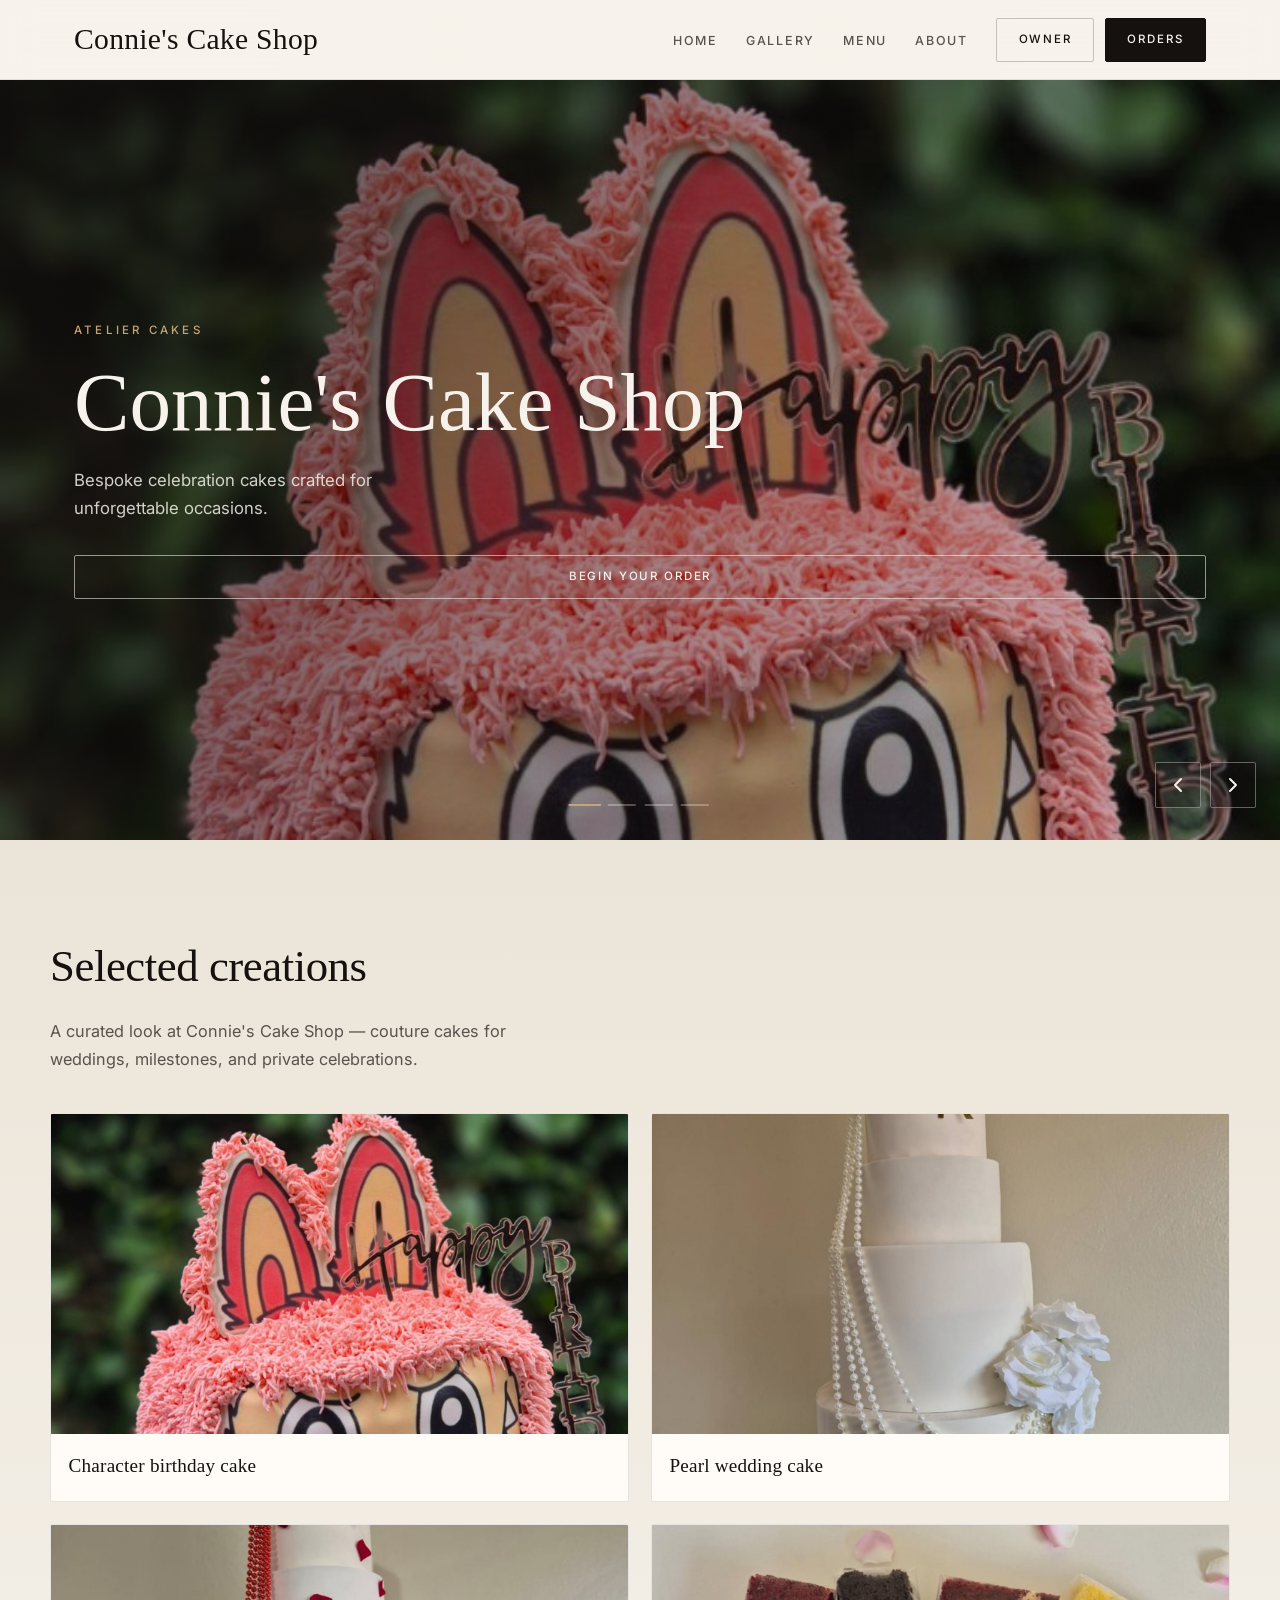
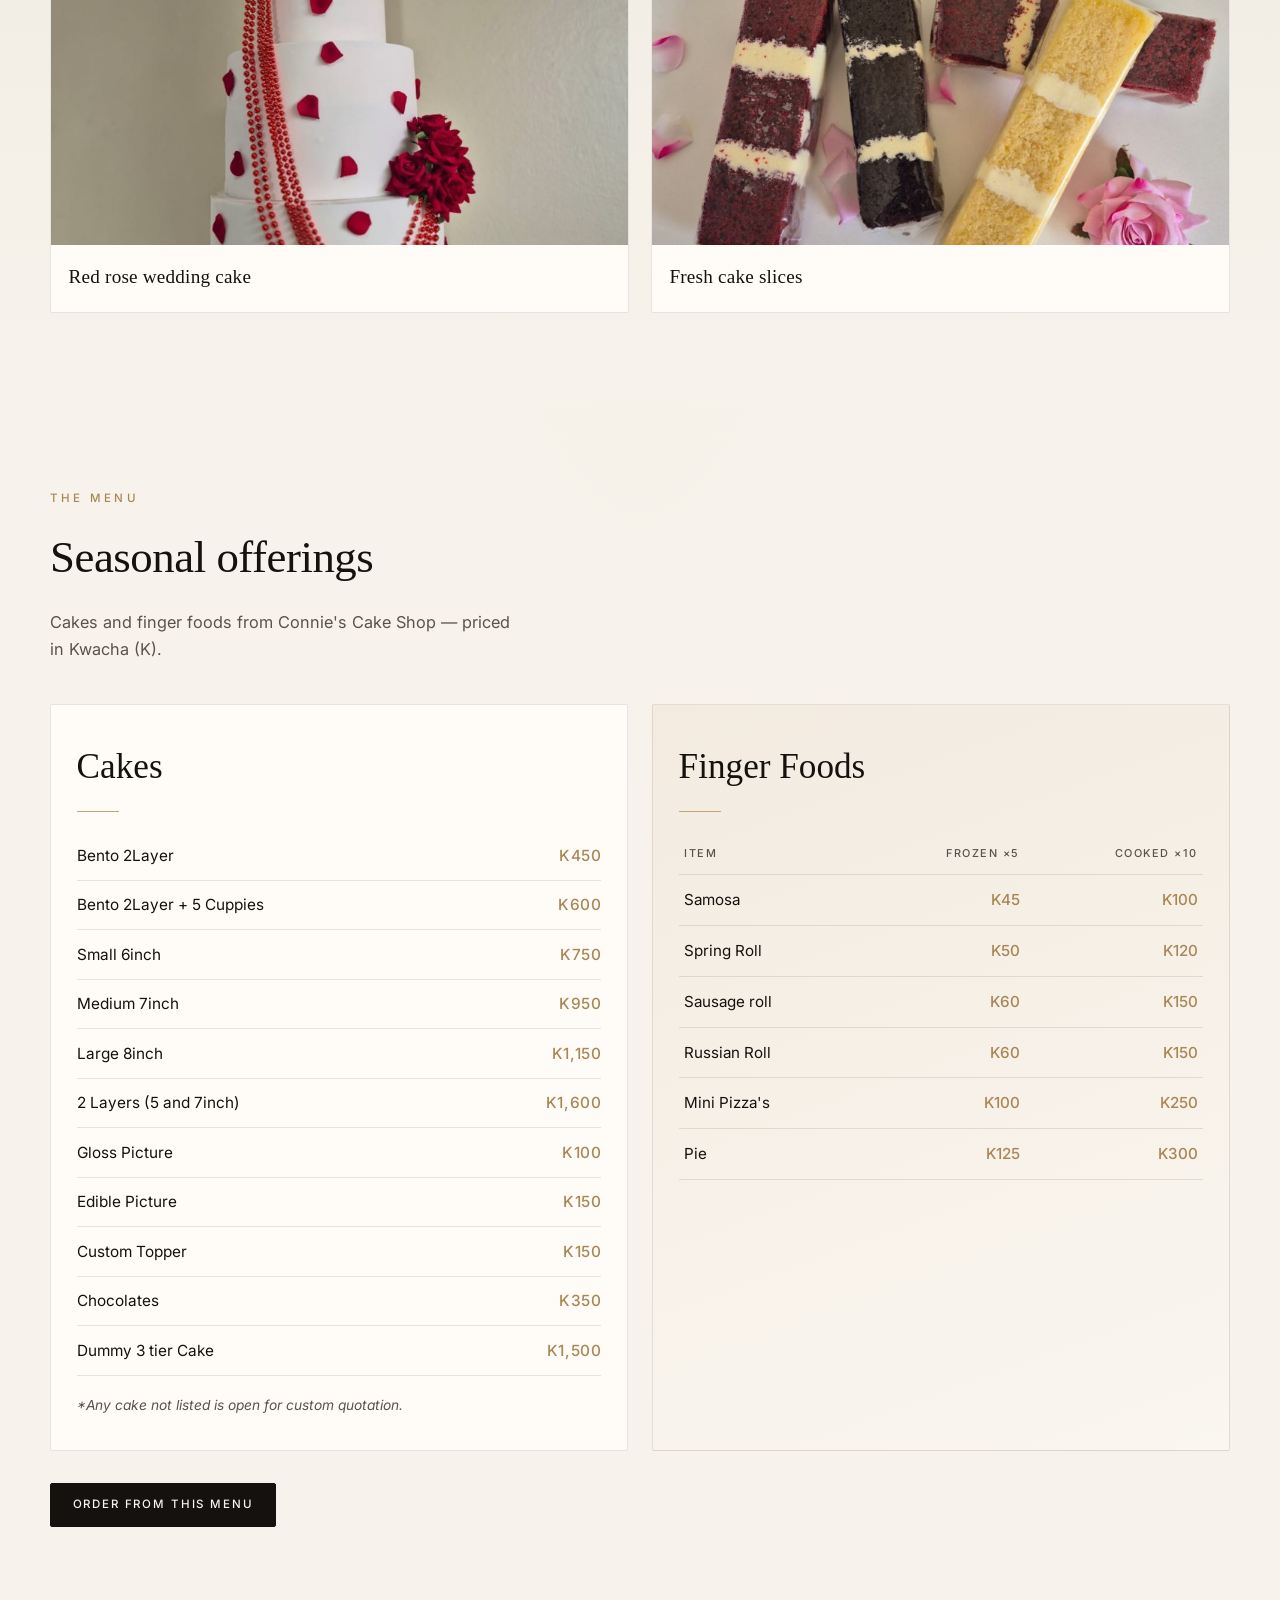
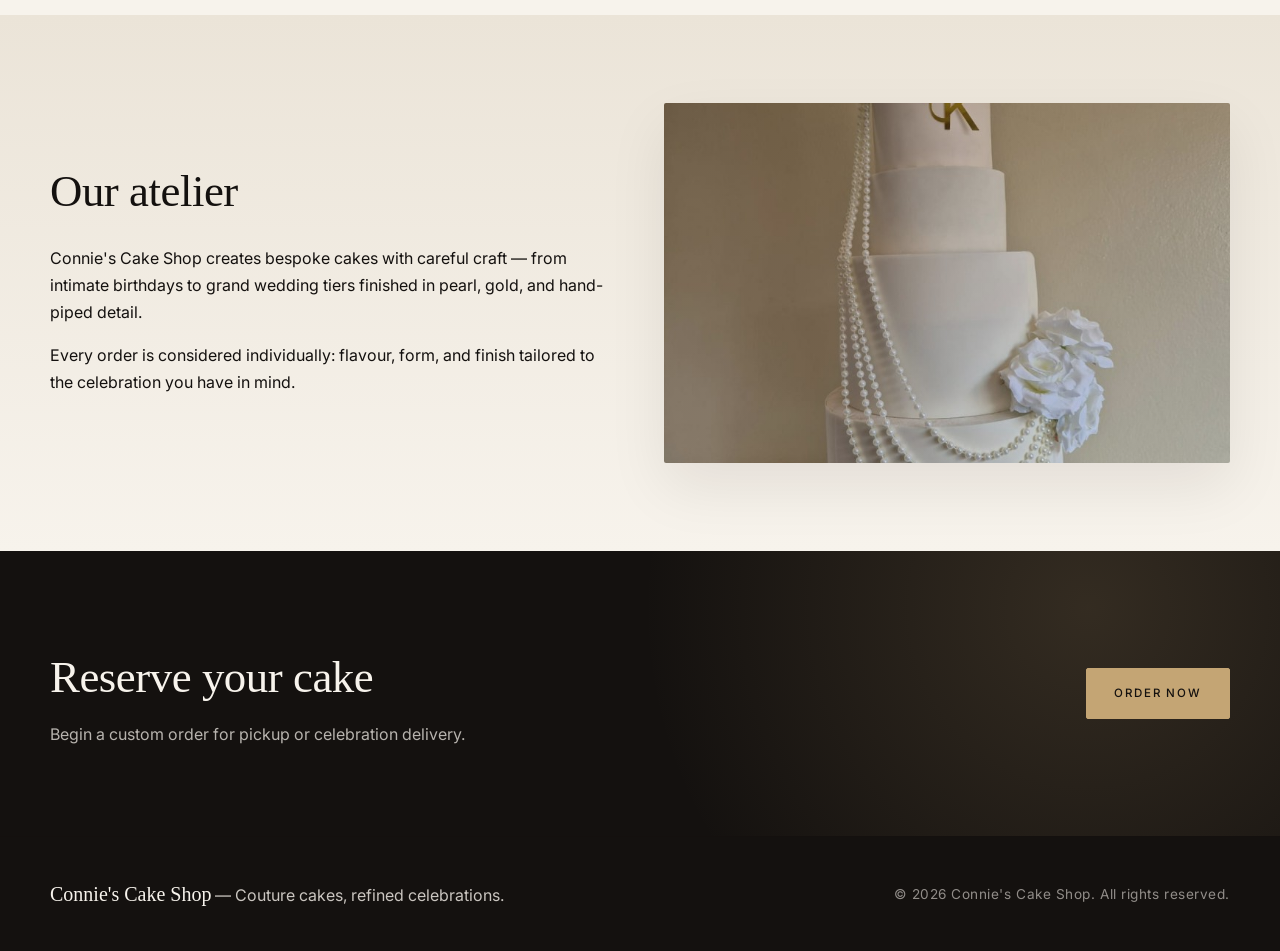
<file: index.html>
<!DOCTYPE html>
<html lang="en">
  <head>
    <meta charset="UTF-8" />
    <meta name="viewport" content="width=device-width, initial-scale=1.0" />
    <title>Connie's Cake Shop — Couture Cakes</title>
    <link rel="preconnect" href="https://fonts.googleapis.com" />
    <link rel="preconnect" href="https://fonts.gstatic.com" crossorigin />
    <link
      href="https://fonts.googleapis.com/css2?family=Inter:wght@400;500;600;700&display=swap"
      rel="stylesheet"
    />
    <link rel="stylesheet" href="styles.css" />
  </head>
  <body>
    <header class="site-header">
      <nav class="nav" aria-label="Main">
        <a class="logo" href="index.html">Connie's Cake Shop</a>
        <ul class="nav-links">
          <li><a href="#home">Home</a></li>
          <li><a href="#gallery">Gallery</a></li>
          <li><a href="#menu">Menu</a></li>
          <li><a href="#about">About</a></li>
        </ul>
        <div class="nav-actions">
          <a class="btn btn-ghost" href="owner.html">Owner</a>
          <a class="btn btn-primary" href="order.html">Orders</a>
        </div>
        <button
          class="nav-toggle"
          type="button"
          aria-expanded="false"
          aria-controls="nav-menu"
          aria-label="Open menu"
        >
          <span></span><span></span><span></span>
        </button>
      </nav>
    </header>

    <main id="home">
      <section class="hero" aria-label="Featured bakes">
        <div class="slideshow" data-slideshow>
          <div class="slide is-active" data-slide style="--slide-index: 0">
            <div class="slide-bg" style="background-image: url('images/monster-cake.png')"></div>
            <div class="slide-overlay"></div>
            <div class="slide-content">
              <p class="eyebrow">Atelier cakes</p>
              <h1 class="brand-title">Connie's Cake Shop</h1>
              <p class="lede">Bespoke celebration cakes crafted for unforgettable occasions.</p>
              <a class="btn btn-light" href="order.html">Begin your order</a>
            </div>
          </div>
          <div class="slide" data-slide style="--slide-index: 1">
            <div class="slide-bg" style="background-image: url('images/wedding-pearl-cake.png')"></div>
            <div class="slide-overlay"></div>
            <div class="slide-content">
              <p class="eyebrow">Wedding collection</p>
              <h1>Pearl &amp; ivory tiers</h1>
              <p class="lede">Refined finishes, soft florals, and monogram detailing.</p>
              <a class="btn btn-light" href="order.html">Design your cake</a>
            </div>
          </div>
          <div class="slide" data-slide style="--slide-index: 2">
            <div class="slide-bg" style="background-image: url('images/wedding-rose-cake.png')"></div>
            <div class="slide-overlay"></div>
            <div class="slide-content">
              <p class="eyebrow">Signature florals</p>
              <h1>Rouge roses &amp; gold</h1>
              <p class="lede">Dramatic wedding cakes with cascading beads and couture blooms.</p>
              <a class="btn btn-light" href="#gallery">View gallery</a>
            </div>
          </div>
          <div class="slide" data-slide style="--slide-index: 3">
            <div class="slide-bg" style="background-image: url('images/cake-slices.png')"></div>
            <div class="slide-overlay"></div>
            <div class="slide-content">
              <p class="eyebrow">Tasting selection</p>
              <h1>Velvet, chocolate &amp; vanilla</h1>
              <p class="lede">Layered slices for tasting tables, gifting, and refined gatherings.</p>
              <a class="btn btn-light" href="order.html">Place an order</a>
            </div>
          </div>

          <div class="slideshow-controls">
            <button type="button" class="slideshow-btn prev" data-prev aria-label="Previous slide">
              <svg width="24" height="24" viewBox="0 0 24 24" fill="none" aria-hidden="true">
                <path d="M15 6l-6 6 6 6" stroke="currentColor" stroke-width="2" stroke-linecap="round" stroke-linejoin="round" />
              </svg>
            </button>
            <button type="button" class="slideshow-btn next" data-next aria-label="Next slide">
              <svg width="24" height="24" viewBox="0 0 24 24" fill="none" aria-hidden="true">
                <path d="M9 6l6 6-6 6" stroke="currentColor" stroke-width="2" stroke-linecap="round" stroke-linejoin="round" />
              </svg>
            </button>
          </div>
          <div class="slideshow-dots" role="tablist" aria-label="Slide selection"></div>
        </div>
      </section>

      <section id="gallery" class="section section-alt">
        <div class="container">
          <h2>Selected creations</h2>
          <p class="section-intro">A curated look at Connie's Cake Shop — couture cakes for weddings, milestones, and private celebrations.</p>
          <div class="gallery-grid">
            <figure class="gallery-item">
              <img src="images/monster-cake.png" alt="Pink furry monster character birthday cake with Happy Birthday topper" />
              <figcaption>Character birthday cake</figcaption>
            </figure>
            <figure class="gallery-item">
              <img src="images/wedding-pearl-cake.png" alt="Four-tier white wedding cake with pearl draping and gold A&amp;K monogram" />
              <figcaption>Pearl wedding cake</figcaption>
            </figure>
            <figure class="gallery-item">
              <img src="images/wedding-rose-cake.png" alt="Four-tier white wedding cake with red roses, red beads, and gold A&amp;K monogram" />
              <figcaption>Red rose wedding cake</figcaption>
            </figure>
            <figure class="gallery-item">
              <img src="images/cake-slices.png" alt="Wrapped red velvet, chocolate, and vanilla cake slices with pink rose petals" />
              <figcaption>Fresh cake slices</figcaption>
            </figure>
          </div>
        </div>
      </section>

      <section id="menu" class="section">
        <div class="container">
          <header class="menu-header">
            <p class="eyebrow order-eyebrow">The menu</p>
            <h2>Seasonal offerings</h2>
            <p class="section-intro">Cakes and finger foods from Connie's Cake Shop — priced in Kwacha (K).</p>
          </header>

          <div class="food-menu">
            <div class="food-menu-col">
              <h3 class="food-menu-title">Cakes</h3>
              <ul class="menu-price-list">
                <li><span>Bento 2Layer</span><span>K450</span></li>
                <li><span>Bento 2Layer + 5 Cuppies</span><span>K600</span></li>
                <li><span>Small 6inch</span><span>K750</span></li>
                <li><span>Medium 7inch</span><span>K950</span></li>
                <li><span>Large 8inch</span><span>K1,150</span></li>
                <li><span>2 Layers (5 and 7inch)</span><span>K1,600</span></li>
                <li><span>Gloss Picture</span><span>K100</span></li>
                <li><span>Edible Picture</span><span>K150</span></li>
                <li><span>Custom Topper</span><span>K150</span></li>
                <li><span>Chocolates</span><span>K350</span></li>
                <li><span>Dummy 3 tier Cake</span><span>K1,500</span></li>
              </ul>
              <p class="menu-note">*Any cake not listed is open for custom quotation.</p>
            </div>

            <div class="food-menu-col food-menu-col-alt">
              <h3 class="food-menu-title">Finger Foods</h3>
              <div class="finger-foods-table-wrap">
                <table class="finger-foods-table">
                  <thead>
                    <tr>
                      <th scope="col">Item</th>
                      <th scope="col">Frozen ×5</th>
                      <th scope="col">Cooked ×10</th>
                    </tr>
                  </thead>
                  <tbody>
                    <tr>
                      <td>Samosa</td>
                      <td>K45</td>
                      <td>K100</td>
                    </tr>
                    <tr>
                      <td>Spring Roll</td>
                      <td>K50</td>
                      <td>K120</td>
                    </tr>
                    <tr>
                      <td>Sausage roll</td>
                      <td>K60</td>
                      <td>K150</td>
                    </tr>
                    <tr>
                      <td>Russian Roll</td>
                      <td>K60</td>
                      <td>K150</td>
                    </tr>
                    <tr>
                      <td>Mini Pizza's</td>
                      <td>K100</td>
                      <td>K250</td>
                    </tr>
                    <tr>
                      <td>Pie</td>
                      <td>K125</td>
                      <td>K300</td>
                    </tr>
                  </tbody>
                </table>
              </div>
            </div>
          </div>

          <div class="menu-cta">
            <a class="btn btn-primary" href="order.html">Order from this menu</a>
          </div>
        </div>
      </section>

      <section id="about" class="section section-alt">
        <div class="container split">
          <div>
            <h2>Our atelier</h2>
            <p>
              Connie's Cake Shop creates bespoke cakes with careful craft — from intimate birthdays
              to grand wedding tiers finished in pearl, gold, and hand-piped detail.
            </p>
            <p>
              Every order is considered individually: flavour, form, and finish tailored to the
              celebration you have in mind.
            </p>
          </div>
          <div class="about-accent" style="background-image: linear-gradient(135deg, rgba(20, 17, 15, 0.2), rgba(20, 17, 15, 0.05)), url('images/wedding-pearl-cake.png')" aria-hidden="true"></div>
        </div>
      </section>

      <section id="orders" class="section cta-band">
        <div class="container cta-inner">
          <div>
            <h2>Reserve your cake</h2>
            <p>Begin a custom order for pickup or celebration delivery.</p>
          </div>
          <a class="btn btn-primary btn-lg" href="order.html">Order now</a>
        </div>
      </section>

    </main>

    <footer class="site-footer">
      <div class="container footer-inner">
        <p><strong>Connie's Cake Shop</strong> — Couture cakes, refined celebrations.</p>
        <p class="muted">© <span data-year></span> Connie's Cake Shop. All rights reserved.</p>
      </div>
    </footer>

    <script src="script.js"></script>
  </body>
</html>
</file>
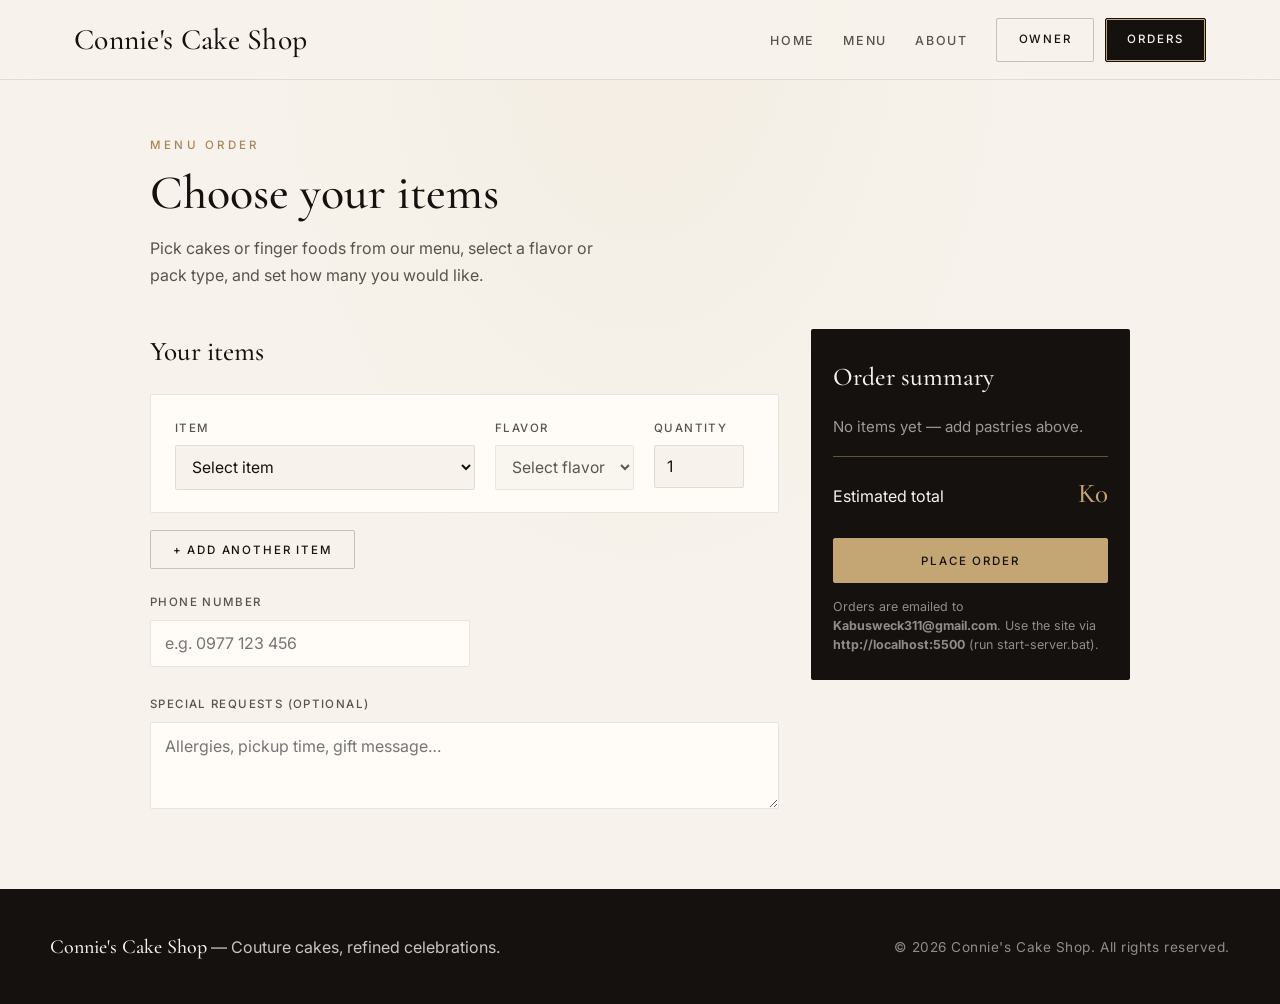
<file: order.html>
<!DOCTYPE html>
<html lang="en">
  <head>
    <meta charset="UTF-8" />
    <meta name="viewport" content="width=device-width, initial-scale=1.0" />
    <title>Order pastries — Connie's Cake Shop</title>
    <link rel="preconnect" href="https://fonts.googleapis.com" />
    <link rel="preconnect" href="https://fonts.gstatic.com" crossorigin />
    <link
      href="https://fonts.googleapis.com/css2?family=Cormorant+Garamond:wght@400;500;600;700&family=Inter:wght@400;500;600;700&display=swap"
      rel="stylesheet"
    />
    <link rel="stylesheet" href="styles.css" />
  </head>
  <body>
    <header class="site-header">
      <nav class="nav" aria-label="Main">
        <a class="logo" href="index.html">Connie's Cake Shop</a>
        <ul class="nav-links">
          <li><a href="index.html">Home</a></li>
          <li><a href="index.html#menu">Menu</a></li>
          <li><a href="index.html#about">About</a></li>
        </ul>
        <div class="nav-actions">
          <a class="btn btn-ghost" href="owner.html">Owner</a>
          <a class="btn btn-primary" href="order.html" aria-current="page">Orders</a>
        </div>
        <button
          class="nav-toggle"
          type="button"
          aria-expanded="false"
          aria-controls="nav-menu"
          aria-label="Open menu"
        >
          <span></span><span></span><span></span>
        </button>
      </nav>
    </header>

    <main class="page-order">
      <div class="container order-page-inner">
        <header class="order-page-header">
          <p class="eyebrow order-eyebrow">Menu order</p>
          <h1>Choose your items</h1>
          <p class="order-lede">
            Pick cakes or finger foods from our menu, select a flavor or pack type, and set how many
            you would like.
          </p>
        </header>

        <form id="pastry-order-form" class="pastry-order-form" action="#" method="post" novalidate>
          <div class="order-layout">
            <div class="order-builder">
              <h2 class="order-builder-title">Your items</h2>
              <div id="order-lines" class="order-lines" data-order-lines></div>

              <button type="button" class="btn btn-ghost add-pastry-btn" id="add-pastry-line">
                + Add another item
              </button>

              <label class="order-contact-label">
                Phone number
                <input
                  type="tel"
                  name="phone"
                  id="order-phone"
                  class="order-phone"
                  required
                  autocomplete="tel"
                  inputmode="tel"
                  placeholder="e.g. 0977 123 456"
                />
              </label>

              <label class="order-notes-label">
                Special requests (optional)
                <textarea
                  name="notes"
                  rows="3"
                  placeholder="Allergies, pickup time, gift message…"
                  class="order-notes"
                ></textarea>
              </label>
            </div>

            <aside class="order-summary-card" aria-labelledby="summary-heading">
              <h2 id="summary-heading" class="order-summary-title">Order summary</h2>
              <ul id="order-summary-list" class="order-summary-list" data-summary-list></ul>
              <p class="order-summary-empty" data-summary-empty>No items yet — add pastries above.</p>
              <div class="order-summary-total" data-summary-total-wrap hidden>
                <span>Estimated total</span>
                <strong data-summary-total>K0</strong>
              </div>
              <button type="submit" class="btn btn-primary btn-lg order-submit" id="submit-order">
                Place order
              </button>
              <p class="order-footnote">
                Orders are emailed to <strong id="order-notify-email">Kabusweck311@gmail.com</strong>.
                Use the site via <strong>http://localhost:5500</strong> (run start-server.bat).
              </p>
            </aside>
          </div>
        </form>

        <div
          class="order-toast"
          id="order-toast"
          role="status"
          aria-live="polite"
          hidden
          data-order-toast
        ></div>
      </div>
    </main>

    <template id="order-line-template">
      <div class="order-line" data-order-line>
        <div class="order-line-fields">
          <label class="order-field">
            Item
            <select class="order-pastry" name="pastry" required></select>
          </label>
          <label class="order-field">
            Flavor
            <select class="order-flavor" name="flavor" required></select>
          </label>
          <label class="order-field order-field-qty">
            Quantity
            <input class="order-qty" type="number" name="quantity" min="1" max="99" value="1" required />
          </label>
        </div>
        <div class="order-line-actions" data-order-line-actions hidden>
          <button type="button" class="order-line-remove" data-remove-line aria-label="Remove this item">
            Remove this item
          </button>
        </div>
      </div>
    </template>

    <footer class="site-footer">
      <div class="container footer-inner">
        <p><strong>Connie's Cake Shop</strong> — Couture cakes, refined celebrations.</p>
        <p class="muted">© <span data-year></span> Connie's Cake Shop. All rights reserved.</p>
      </div>
    </footer>

    <script src="email-config.js"></script>
    <script src="script.js"></script>
    <script src="order.js"></script>
  </body>
</html>
</file>
<file: styles.css>
*,
*::before,
*::after {
  box-sizing: border-box;
}

:root {
  --ink: #14110f;
  --ink-soft: #5a524c;
  --ivory: #f7f3ec;
  --ivory-deep: #ebe4d8;
  --champagne: #c4a574;
  --champagne-deep: #a88755;
  --white: #fffcf8;
  --line: rgba(20, 17, 15, 0.1);
  --shadow: 0 24px 60px rgba(20, 17, 15, 0.08);
  --radius: 2px;
  --font-display: "Cormorant Garamond", Georgia, serif;
  --font-body: "Inter", system-ui, sans-serif;

  /* aliases used across older rules */
  --cream: var(--ivory);
  --cream-dark: var(--ivory-deep);
  --brown: var(--ink);
  --brown-soft: var(--ink-soft);
  --accent: var(--champagne-deep);
  --accent-hover: #8f7042;
}

html {
  scroll-behavior: smooth;
}

body {
  margin: 0;
  font-family: var(--font-body);
  font-size: 1rem;
  line-height: 1.7;
  color: var(--ink);
  background:
    radial-gradient(ellipse at top, rgba(196, 165, 116, 0.08), transparent 45%),
    var(--ivory);
  -webkit-font-smoothing: antialiased;
}

img {
  max-width: 100%;
  height: auto;
  display: block;
}

a {
  color: inherit;
  text-decoration: none;
}

a:hover {
  color: var(--champagne-deep);
}

/* Header & nav */
.site-header {
  position: sticky;
  top: 0;
  z-index: 100;
  background: rgba(247, 243, 236, 0.88);
  backdrop-filter: blur(16px);
  border-bottom: 1px solid var(--line);
}

.nav {
  position: relative;
  max-width: 1180px;
  margin: 0 auto;
  padding: 1.1rem 1.5rem;
  display: flex;
  flex-wrap: wrap;
  align-items: center;
  gap: 1rem;
}

.logo {
  font-family: var(--font-display);
  font-weight: 500;
  font-size: 1.85rem;
  letter-spacing: 0.01em;
  color: var(--ink);
  text-decoration: none;
  line-height: 1;
}

.logo:hover {
  text-decoration: none;
  color: var(--champagne-deep);
}

.nav-links {
  list-style: none;
  margin: 0;
  padding: 0;
  display: flex;
  gap: 1.75rem;
  margin-left: auto;
}

.nav-links a {
  font-weight: 500;
  font-size: 0.78rem;
  letter-spacing: 0.14em;
  text-transform: uppercase;
  color: var(--ink-soft);
}

.nav-links a:hover {
  color: var(--ink);
}

.nav-actions {
  display: flex;
  align-items: center;
  gap: 0.65rem;
  margin-left: 0.75rem;
}

.btn {
  display: inline-flex;
  align-items: center;
  justify-content: center;
  padding: 0.7rem 1.35rem;
  font-family: var(--font-body);
  font-size: 0.72rem;
  font-weight: 500;
  letter-spacing: 0.16em;
  text-transform: uppercase;
  border-radius: var(--radius);
  border: 1px solid transparent;
  cursor: pointer;
  text-decoration: none;
  transition: background 0.25s, color 0.25s, border-color 0.25s, transform 0.2s;
}

.btn:hover {
  text-decoration: none;
  transform: translateY(-1px);
}

.btn-ghost {
  background: transparent;
  color: var(--ink);
  border-color: rgba(20, 17, 15, 0.22);
}

.btn-ghost:hover {
  border-color: var(--ink);
  background: rgba(20, 17, 15, 0.03);
}

.btn-primary {
  background: var(--ink);
  color: var(--ivory);
  border-color: var(--ink);
}

.btn-primary:hover {
  background: var(--champagne-deep);
  border-color: var(--champagne-deep);
  color: var(--white);
}

.btn-light {
  background: transparent;
  color: var(--ivory);
  border-color: rgba(255, 252, 248, 0.55);
}

.btn-light:hover {
  background: var(--ivory);
  color: var(--ink);
  border-color: var(--ivory);
}

.btn-lg {
  padding: 0.9rem 1.7rem;
}

.nav-toggle {
  display: none;
  flex-direction: column;
  gap: 5px;
  padding: 8px;
  background: none;
  border: none;
  cursor: pointer;
  margin-left: auto;
  order: 2;
}

.nav-toggle span {
  display: block;
  width: 22px;
  height: 1px;
  background: var(--ink);
}

@media (max-width: 768px) {
  .nav-toggle {
    display: flex;
  }

  .nav-links {
    order: 3;
    width: 100%;
    flex-direction: column;
    align-items: stretch;
    margin-left: 0;
    gap: 0.85rem;
    padding-top: 0.75rem;
    display: none;
  }

  .nav-actions {
    order: 4;
    width: 100%;
    flex-direction: column;
    margin-left: 0;
    gap: 0.55rem;
    padding-bottom: 0.35rem;
    display: none;
  }

  .nav.is-open .nav-links,
  .nav.is-open .nav-actions {
    display: flex;
  }

  .nav-actions .btn {
    width: 100%;
    justify-content: center;
  }
}

/* Hero / slideshow */
.hero {
  position: relative;
}

.slideshow {
  position: relative;
  min-height: min(88vh, 760px);
  overflow: hidden;
  background: var(--ink);
}

.slide {
  position: absolute;
  inset: 0;
  opacity: 0;
  visibility: hidden;
  transition: opacity 1s ease, visibility 1s;
}

.slide.is-active {
  opacity: 1;
  visibility: visible;
  z-index: 1;
}

.slide-bg {
  position: absolute;
  inset: 0;
  background-size: cover;
  background-position: center;
  transform: scale(1.06);
  transition: transform 10s ease-out;
  filter: saturate(0.92) contrast(1.05);
}

.slide.is-active .slide-bg {
  transform: scale(1);
}

.slide-overlay {
  position: absolute;
  inset: 0;
  background: linear-gradient(
    115deg,
    rgba(20, 17, 15, 0.78) 0%,
    rgba(20, 17, 15, 0.42) 48%,
    rgba(20, 17, 15, 0.18) 100%
  );
  z-index: 1;
}

.slide-content {
  position: relative;
  z-index: 2;
  max-width: 1180px;
  margin: 0 auto;
  padding: clamp(5rem, 14vh, 8rem) 1.5rem;
  min-height: min(88vh, 760px);
  display: flex;
  flex-direction: column;
  justify-content: center;
  color: var(--ivory);
}

.eyebrow {
  font-size: 0.72rem;
  font-weight: 500;
  letter-spacing: 0.28em;
  text-transform: uppercase;
  color: var(--champagne);
  margin: 0 0 1.1rem;
}

.slide-content h1 {
  font-family: var(--font-display);
  font-size: clamp(2.4rem, 5.5vw, 4rem);
  font-weight: 500;
  line-height: 1.08;
  margin: 0 0 1.1rem;
  max-width: 14ch;
  letter-spacing: -0.01em;
}

.slide-content h1.brand-title {
  font-size: clamp(3rem, 7vw, 5.2rem);
  font-weight: 400;
  max-width: none;
  letter-spacing: 0;
}

.lede {
  font-size: 1.05rem;
  max-width: 34ch;
  margin: 0 0 2rem;
  color: rgba(247, 243, 236, 0.84);
  font-weight: 400;
}

.slideshow-controls {
  position: absolute;
  bottom: 2rem;
  right: 1.5rem;
  z-index: 3;
  display: flex;
  gap: 0.55rem;
}

.slideshow-btn {
  width: 46px;
  height: 46px;
  border-radius: var(--radius);
  border: 1px solid rgba(255, 252, 248, 0.35);
  background: rgba(20, 17, 15, 0.35);
  color: var(--ivory);
  cursor: pointer;
  display: flex;
  align-items: center;
  justify-content: center;
  transition: background 0.25s, border-color 0.25s;
}

.slideshow-btn:hover {
  background: rgba(196, 165, 116, 0.25);
  border-color: var(--champagne);
}

.slideshow-dots {
  position: absolute;
  bottom: 2.15rem;
  left: 50%;
  transform: translateX(-50%);
  z-index: 3;
  display: flex;
  gap: 0.55rem;
}

.slideshow-dots button {
  width: 28px;
  height: 2px;
  border-radius: 0;
  border: none;
  padding: 0;
  background: rgba(255, 252, 248, 0.28);
  cursor: pointer;
  transition: background 0.25s, transform 0.25s;
}

.slideshow-dots button[aria-selected="true"] {
  background: var(--champagne);
  transform: scaleX(1.15);
}

/* Sections */
.section {
  padding: 5.5rem 1.5rem;
}

.section-alt {
  background: linear-gradient(180deg, var(--ivory-deep), var(--ivory));
}

.container {
  max-width: 1180px;
  margin: 0 auto;
}

.section h2 {
  font-family: var(--font-display);
  font-size: clamp(2.1rem, 3.5vw, 3rem);
  font-weight: 500;
  margin: 0 0 0.85rem;
  letter-spacing: -0.01em;
}

.section-intro {
  margin: 0 0 2.5rem;
  max-width: 46ch;
  color: var(--ink-soft);
  font-size: 1.02rem;
}

.cards {
  display: grid;
  grid-template-columns: repeat(auto-fit, minmax(240px, 1fr));
  gap: 1.5rem;
}

.card {
  background: transparent;
  padding: 0;
  border-radius: 0;
  box-shadow: none;
  border-top: 1px solid var(--line);
  padding-top: 1.25rem;
}

.card h3 {
  font-family: var(--font-display);
  margin: 0 0 0.5rem;
  font-size: 1.55rem;
  font-weight: 500;
}

.card p {
  margin: 0;
  color: var(--ink-soft);
  font-size: 0.98rem;
}

.split {
  display: grid;
  grid-template-columns: 1fr 1fr;
  gap: 3rem;
  align-items: center;
}

@media (max-width: 700px) {
  .split {
    grid-template-columns: 1fr;
  }
}

.about-accent {
  min-height: 360px;
  border-radius: var(--radius);
  background-size: cover;
  background-position: center;
  box-shadow: var(--shadow);
}

.gallery-grid {
  display: grid;
  grid-template-columns: repeat(2, minmax(0, 1fr));
  gap: 1.35rem;
}

.gallery-item {
  margin: 0;
  overflow: hidden;
  border-radius: var(--radius);
  background: var(--white);
  border: 1px solid var(--line);
  transition: transform 0.35s ease, box-shadow 0.35s ease;
}

.gallery-item:hover {
  transform: translateY(-4px);
  box-shadow: var(--shadow);
}

.gallery-item img {
  width: 100%;
  height: 320px;
  object-fit: cover;
  display: block;
  filter: saturate(0.95);
  transition: transform 0.7s ease;
}

.gallery-item:hover img {
  transform: scale(1.03);
}

.gallery-item figcaption {
  padding: 1rem 1.1rem 1.15rem;
  font-family: var(--font-display);
  font-weight: 500;
  font-size: 1.2rem;
  letter-spacing: 0.01em;
}

.gallery-item-wide {
  grid-column: 1 / -1;
}

.gallery-item-wide img {
  height: 360px;
}

@media (max-width: 700px) {
  .gallery-grid {
    grid-template-columns: 1fr;
  }

  .gallery-item img,
  .gallery-item-wide img {
    height: 260px;
  }
}

.cta-band {
  background: var(--ink);
  color: var(--ivory);
  position: relative;
  overflow: hidden;
}

.cta-band::before {
  content: "";
  position: absolute;
  inset: 0;
  background: radial-gradient(circle at 85% 20%, rgba(196, 165, 116, 0.18), transparent 40%);
  pointer-events: none;
}

.cta-inner {
  position: relative;
  display: flex;
  flex-wrap: wrap;
  align-items: center;
  justify-content: space-between;
  gap: 1.5rem;
}

.cta-band h2 {
  margin: 0 0 0.4rem;
  color: var(--ivory);
}

.cta-band p {
  margin: 0;
  color: rgba(247, 243, 236, 0.72);
}

.cta-band .btn-primary {
  background: var(--champagne);
  color: var(--ink);
  border-color: var(--champagne);
}

.cta-band .btn-primary:hover {
  background: var(--ivory);
  border-color: var(--ivory);
}

.menu-header {
  margin-bottom: 2rem;
}

.food-menu {
  display: grid;
  grid-template-columns: 1fr 1fr;
  gap: 1.5rem;
  margin-bottom: 2rem;
}

.food-menu-col {
  background: var(--white);
  border-radius: var(--radius);
  border: 1px solid var(--line);
  padding: 2rem 1.6rem;
  box-shadow: none;
}

.food-menu-col-alt {
  background: linear-gradient(160deg, #f3ebe0, #faf6f0);
}

.food-menu-title {
  font-family: var(--font-display);
  font-size: 2.2rem;
  font-weight: 500;
  letter-spacing: 0;
  margin: 0 0 0.35rem;
  color: var(--ink);
}

.food-menu-col .food-menu-title::after {
  content: "";
  display: block;
  width: 42px;
  height: 1px;
  background: var(--champagne);
  margin: 0.85rem 0 1.25rem;
}

.menu-price-list {
  list-style: none;
  margin: 0;
  padding: 0;
}

.menu-price-list li {
  display: flex;
  justify-content: space-between;
  gap: 1rem;
  padding: 0.7rem 0;
  border-bottom: 1px solid var(--line);
  font-size: 0.96rem;
}

.menu-price-list li span:last-child {
  font-weight: 500;
  letter-spacing: 0.04em;
  white-space: nowrap;
  color: var(--champagne-deep);
}

.menu-note {
  margin: 1.15rem 0 0;
  font-size: 0.86rem;
  color: var(--ink-soft);
  font-style: italic;
}

.finger-foods-table-wrap {
  overflow-x: auto;
}

.finger-foods-table {
  width: 100%;
  border-collapse: collapse;
  font-size: 0.95rem;
}

.finger-foods-table th,
.finger-foods-table td {
  padding: 0.75rem 0.35rem;
  text-align: left;
  border-bottom: 1px solid var(--line);
}

.finger-foods-table th {
  font-size: 0.68rem;
  text-transform: uppercase;
  letter-spacing: 0.14em;
  color: var(--ink-soft);
  font-weight: 500;
}

.finger-foods-table td:nth-child(2),
.finger-foods-table td:nth-child(3),
.finger-foods-table th:nth-child(2),
.finger-foods-table th:nth-child(3) {
  text-align: right;
  font-weight: 500;
  white-space: nowrap;
  color: var(--champagne-deep);
}

.finger-foods-table th:nth-child(2),
.finger-foods-table th:nth-child(3) {
  color: var(--ink-soft);
}

.menu-cta {
  display: flex;
  justify-content: flex-start;
}

@media (max-width: 800px) {
  .food-menu {
    grid-template-columns: 1fr;
  }
}

.site-footer {
  padding: 2.5rem 1.5rem;
  border-top: 1px solid var(--line);
  background: var(--ink);
  color: rgba(247, 243, 236, 0.8);
}

.footer-inner {
  display: flex;
  flex-wrap: wrap;
  justify-content: space-between;
  gap: 1rem;
  align-items: center;
}

.footer-inner p {
  margin: 0;
}

.footer-inner strong {
  font-family: var(--font-display);
  font-size: 1.25rem;
  font-weight: 500;
  color: var(--ivory);
}

.muted {
  color: rgba(247, 243, 236, 0.55);
  font-size: 0.85rem;
  letter-spacing: 0.04em;
}

/* Order page */
.page-order {
  padding: 3.5rem 1.5rem 5rem;
}

.order-page-inner {
  max-width: 980px;
}

.order-page-header {
  margin-bottom: 2.5rem;
}

.order-eyebrow {
  color: var(--champagne-deep);
  margin-bottom: 0.65rem;
}

.order-page-header h1 {
  font-family: var(--font-display);
  font-size: clamp(2.2rem, 4vw, 3rem);
  font-weight: 500;
  margin: 0 0 0.85rem;
  line-height: 1.15;
}

.order-lede {
  margin: 0;
  max-width: 48ch;
  color: var(--ink-soft);
}

.order-layout {
  display: grid;
  grid-template-columns: 1fr minmax(260px, 320px);
  gap: 2rem;
  align-items: start;
}

@media (max-width: 820px) {
  .order-layout {
    grid-template-columns: 1fr;
  }
}

.order-builder-title {
  font-family: var(--font-display);
  font-size: 1.7rem;
  font-weight: 500;
  margin: 0 0 1.15rem;
}

.order-lines {
  display: flex;
  flex-direction: column;
  gap: 1rem;
}

.order-line {
  background: var(--white);
  border-radius: var(--radius);
  border: 1px solid var(--line);
  padding: 1.5rem 1.5rem 1.35rem;
  box-shadow: none;
}

.order-line-fields {
  display: grid;
  grid-template-columns: 1fr 1fr minmax(100px, 120px);
  gap: 1rem 1.25rem;
  min-width: 0;
}

.order-line-actions {
  display: flex;
  justify-content: flex-end;
  margin-top: 1.25rem;
  padding-top: 1.1rem;
  border-top: 1px solid var(--line);
}

.order-line-actions[hidden] {
  display: none !important;
}

.order-line-remove {
  display: inline-flex;
  align-items: center;
  justify-content: center;
  min-width: 10rem;
  padding: 0.7rem 1.35rem;
  margin: 0;
  font-family: var(--font-body);
  font-size: 0.78rem;
  font-weight: 500;
  letter-spacing: 0.12em;
  text-transform: uppercase;
  color: var(--ink-soft);
  background: transparent;
  border: 1px solid rgba(20, 17, 15, 0.18);
  border-radius: var(--radius);
  cursor: pointer;
  transition: color 0.2s, background 0.2s, border-color 0.2s;
}

.order-line-remove:hover {
  color: #8b2e2e;
  background: rgba(139, 46, 46, 0.05);
  border-color: rgba(139, 46, 46, 0.35);
}

.order-line-remove[hidden] {
  display: none !important;
}

@media (max-width: 720px) {
  .order-line-fields {
    grid-template-columns: 1fr;
    gap: 1rem;
  }

  .order-field-qty {
    max-width: 140px;
  }

  .order-line-actions {
    justify-content: stretch;
  }

  .order-line-remove {
    width: 100%;
    min-width: 0;
  }
}

.order-field {
  display: flex;
  flex-direction: column;
  gap: 0.4rem;
  font-weight: 500;
  font-size: 0.72rem;
  letter-spacing: 0.12em;
  text-transform: uppercase;
  color: var(--ink-soft);
}

.order-field-qty {
  max-width: 90px;
}

.order-field select,
.order-field input {
  font-family: inherit;
  font-size: 0.98rem;
  font-weight: 400;
  letter-spacing: 0;
  text-transform: none;
  padding: 0.7rem 0.75rem;
  border-radius: var(--radius);
  border: 1px solid var(--line);
  background: var(--ivory);
  color: var(--ink);
}

.order-field select:focus,
.order-field input:focus {
  outline: 1px solid var(--champagne-deep);
  outline-offset: 2px;
}

.add-pastry-btn {
  margin-top: 1.1rem;
  width: fit-content;
}

.order-contact-label {
  display: flex;
  flex-direction: column;
  gap: 0.45rem;
  margin-top: 1.5rem;
  font-weight: 500;
  font-size: 0.72rem;
  letter-spacing: 0.12em;
  text-transform: uppercase;
  color: var(--ink-soft);
}

.order-phone {
  font-family: inherit;
  font-size: 1rem;
  font-weight: 400;
  letter-spacing: 0;
  text-transform: none;
  padding: 0.8rem 0.9rem;
  border-radius: var(--radius);
  border: 1px solid var(--line);
  background: var(--white);
  resize: none;
  max-width: 320px;
}

.order-phone:focus {
  outline: 1px solid var(--champagne-deep);
  outline-offset: 2px;
}

.order-notes-label {
  display: flex;
  flex-direction: column;
  gap: 0.45rem;
  margin-top: 1.75rem;
  font-weight: 500;
  font-size: 0.72rem;
  letter-spacing: 0.12em;
  text-transform: uppercase;
  color: var(--ink-soft);
}

.order-notes {
  font-family: inherit;
  font-size: 1rem;
  font-weight: 400;
  letter-spacing: 0;
  text-transform: none;
  padding: 0.8rem 0.9rem;
  border-radius: var(--radius);
  border: 1px solid var(--line);
  background: var(--white);
  resize: vertical;
  min-height: 4.5rem;
}

.order-notes:focus {
  outline: 1px solid var(--champagne-deep);
  outline-offset: 2px;
}

.order-summary-card {
  position: sticky;
  top: 5.5rem;
  background: var(--ink);
  color: var(--ivory);
  border-radius: var(--radius);
  padding: 1.6rem 1.4rem;
  border: none;
}

.order-summary-title {
  font-family: var(--font-display);
  font-size: 1.6rem;
  font-weight: 500;
  margin: 0 0 1rem;
  color: var(--ivory);
}

.order-summary-list {
  list-style: none;
  margin: 0;
  padding: 0;
}

.order-summary-item {
  display: flex;
  flex-direction: column;
  gap: 0.2rem;
  padding: 0.7rem 0;
  border-bottom: 1px solid rgba(247, 243, 236, 0.12);
  font-size: 0.94rem;
}

.order-summary-item:last-child {
  border-bottom: none;
}

.order-summary-item-main {
  font-weight: 500;
}

.order-summary-item-meta {
  color: rgba(247, 243, 236, 0.6);
  font-size: 0.88rem;
}

.order-summary-empty {
  margin: 0 0 1rem;
  color: rgba(247, 243, 236, 0.6);
  font-size: 0.94rem;
}

.order-summary-total {
  display: flex;
  justify-content: space-between;
  align-items: baseline;
  margin: 1rem 0;
  padding-top: 0.85rem;
  border-top: 1px solid rgba(196, 165, 116, 0.45);
  font-size: 1rem;
}

.order-summary-total strong {
  font-family: var(--font-display);
  font-size: 1.7rem;
  font-weight: 500;
  color: var(--champagne);
}

.order-submit {
  width: 100%;
  margin-top: 0.35rem;
  background: var(--champagne);
  color: var(--ink);
  border-color: var(--champagne);
}

.order-submit:hover {
  background: var(--ivory);
  border-color: var(--ivory);
  color: var(--ink);
}

.order-footnote {
  margin: 0.95rem 0 0;
  font-size: 0.78rem;
  color: rgba(247, 243, 236, 0.55);
  line-height: 1.5;
}

.order-footnote a {
  color: var(--champagne);
}

.order-toast {
  position: fixed;
  bottom: 1.5rem;
  left: 50%;
  transform: translateX(-50%) translateY(120%);
  max-width: min(90vw, 400px);
  padding: 0.95rem 1.3rem;
  background: var(--ink);
  color: var(--ivory);
  border-radius: var(--radius);
  border: 1px solid rgba(196, 165, 116, 0.35);
  box-shadow: var(--shadow);
  font-size: 0.92rem;
  z-index: 200;
  transition: transform 0.35s ease, opacity 0.35s ease;
  opacity: 0;
  pointer-events: none;
}

.order-toast.is-visible {
  transform: translateX(-50%) translateY(0);
  opacity: 1;
}

.nav-actions .btn[aria-current="page"] {
  box-shadow: inset 0 0 0 1px var(--champagne);
}

/* Owner / shop orders dashboard */
.page-owner {
  padding: 3.5rem 1.5rem 5rem;
}

.owner-inner {
  max-width: 760px;
}

.owner-login {
  max-width: 420px;
  margin: 0 auto;
  padding: 2rem 0;
}

.owner-login-form {
  display: flex;
  flex-direction: column;
  gap: 1rem;
  margin-top: 1.5rem;
}

.owner-login-form label {
  display: flex;
  flex-direction: column;
  gap: 0.45rem;
  font-weight: 500;
  font-size: 0.72rem;
  letter-spacing: 0.12em;
  text-transform: uppercase;
  color: var(--ink-soft);
}

.owner-login-form input {
  font-family: inherit;
  font-size: 1rem;
  font-weight: 400;
  letter-spacing: 0;
  text-transform: none;
  padding: 0.75rem 0.85rem;
  border-radius: var(--radius);
  border: 1px solid var(--line);
  background: var(--white);
  color: var(--ink);
}

.owner-login-form input:focus {
  outline: 1px solid var(--champagne-deep);
  outline-offset: 2px;
}

.owner-login-error {
  margin: 0;
  color: #8b2e2e;
  font-size: 0.9rem;
}

.owner-login-form .btn {
  width: fit-content;
}

.owner-dashboard[hidden],
.owner-login[hidden] {
  display: none !important;
}

.owner-page-header {
  margin-bottom: 2.25rem;
}

.owner-eyebrow {
  color: var(--champagne-deep);
  margin-bottom: 0.65rem;
}

.owner-page-header h1 {
  font-family: var(--font-display);
  font-size: clamp(2.1rem, 4vw, 2.9rem);
  font-weight: 500;
  margin: 0 0 0.85rem;
  line-height: 1.15;
}

.owner-lede {
  margin: 0 0 1.35rem;
  max-width: 48ch;
  color: var(--ink-soft);
}

.owner-toolbar {
  display: flex;
  flex-wrap: wrap;
  gap: 0.65rem;
  align-items: center;
}

.owner-danger {
  color: #8b2e2e;
  border-color: rgba(139, 46, 46, 0.35);
}

.owner-danger:hover {
  background: rgba(139, 46, 46, 0.06);
  border-color: #8b2e2e;
}

.owner-hint {
  margin: 0 0 1rem;
  font-size: 0.9rem;
}

.owner-empty {
  background: var(--white);
  border-radius: var(--radius);
  padding: 2.4rem 1.6rem;
  text-align: center;
  border: 1px dashed var(--line);
  box-shadow: none;
}

.owner-empty p {
  margin: 0 0 0.5rem;
}

.owner-empty p:last-child {
  margin-bottom: 0;
}

.owner-empty[hidden] {
  display: none !important;
}

.owner-orders-list {
  display: flex;
  flex-direction: column;
  gap: 1.25rem;
}

.owner-order-card {
  background: var(--white);
  border-radius: var(--radius);
  box-shadow: none;
  padding: 1.5rem 1.45rem 1.25rem;
  border: 1px solid var(--line);
}

.owner-order-head {
  margin-bottom: 1rem;
  padding-bottom: 0.9rem;
  border-bottom: 1px solid var(--line);
}

.owner-order-title {
  font-family: var(--font-display);
  font-size: 1.45rem;
  margin: 0 0 0.25rem;
  font-weight: 500;
}

.owner-order-id {
  margin: 0;
  font-size: 0.8rem;
  letter-spacing: 0.06em;
}

.owner-order-lines {
  list-style: none;
  margin: 0;
  padding: 0;
}

.owner-order-line {
  display: flex;
  flex-wrap: wrap;
  justify-content: space-between;
  gap: 0.35rem 1rem;
  padding: 0.5rem 0;
  font-size: 0.96rem;
  border-bottom: 1px solid rgba(20, 17, 15, 0.06);
}

.owner-order-line:last-child {
  border-bottom: none;
}

.owner-order-line-main {
  font-weight: 500;
}

.owner-order-line-meta {
  color: var(--champagne-deep);
  white-space: nowrap;
}

.owner-order-total {
  display: flex;
  justify-content: space-between;
  align-items: baseline;
  margin: 1rem 0 0;
  padding-top: 0.85rem;
  border-top: 1px solid rgba(196, 165, 116, 0.45);
  font-size: 1.02rem;
}

.owner-order-total strong {
  font-family: var(--font-display);
  font-size: 1.55rem;
  font-weight: 500;
  color: var(--champagne-deep);
}

.owner-order-phone {
  margin-top: 1rem;
  padding: 0.85rem 1rem;
  background: var(--ivory);
  border-radius: var(--radius);
  border: 1px solid var(--line);
}

.owner-order-phone a {
  color: var(--champagne-deep);
  text-decoration: none;
  font-weight: 500;
}

.owner-order-phone a:hover {
  text-decoration: underline;
}

.owner-order-notes {
  margin-top: 1rem;
  padding: 0.95rem 1rem;
  background: var(--ivory);
  border-radius: var(--radius);
  border: 1px solid var(--line);
}

.owner-order-notes-label {
  display: block;
  font-size: 0.68rem;
  font-weight: 500;
  letter-spacing: 0.14em;
  text-transform: uppercase;
  color: var(--ink-soft);
  margin-bottom: 0.4rem;
}

.owner-order-notes p {
  margin: 0;
  font-size: 0.95rem;
}

.owner-order-actions {
  margin-top: 1rem;
  display: flex;
  justify-content: flex-end;
}

.btn-sm {
  padding: 0.5rem 0.95rem;
  font-size: 0.68rem;
}
</file>
